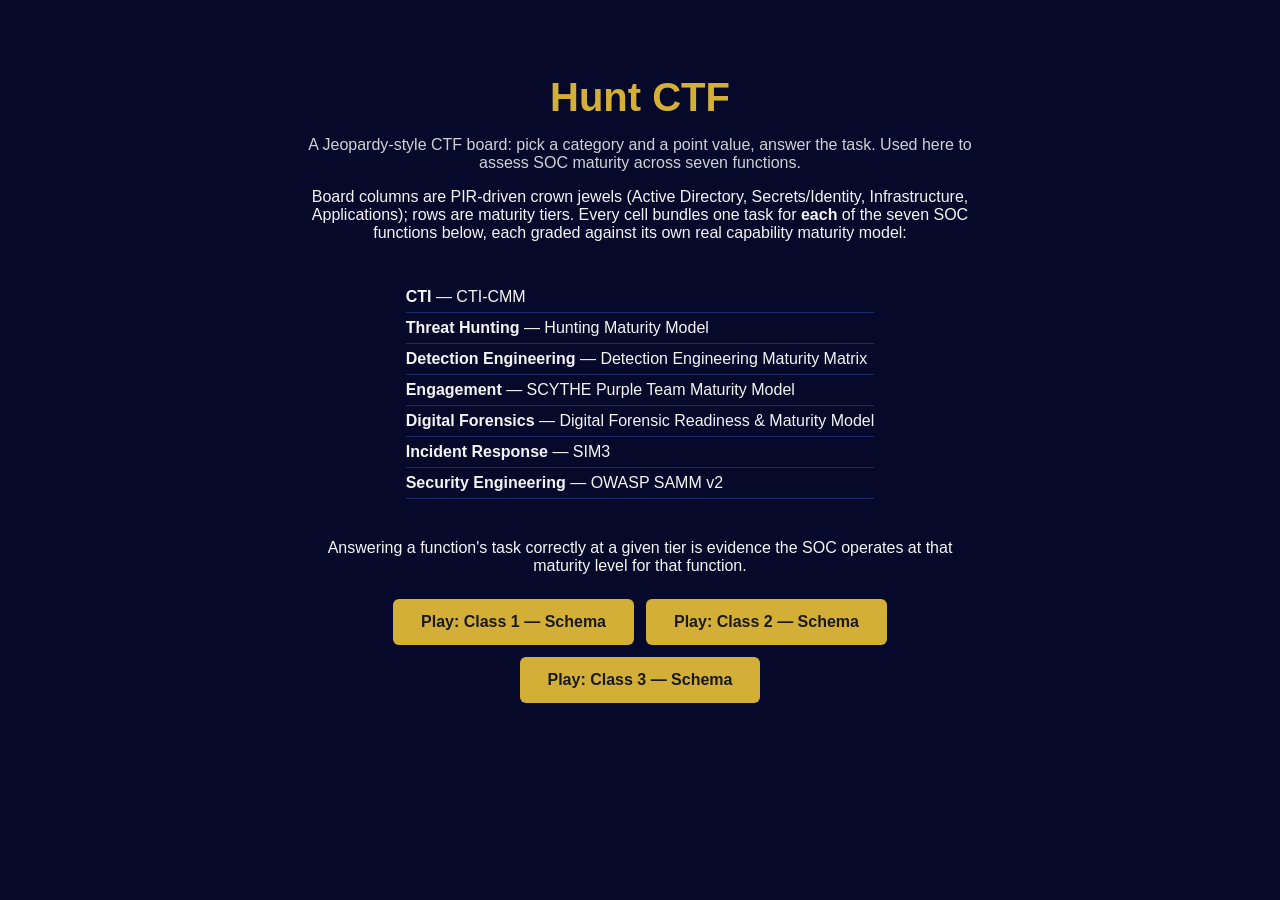
<file: docs/index.html>
<!DOCTYPE html>
<html lang="en">
<head>
<meta charset="UTF-8">
<meta name="viewport" content="width=device-width, initial-scale=1.0">
<title>Hunt CTF — SOC Maturity Assessment</title>
<link rel="stylesheet" href="assets/css/style.css">
</head>
<body>
  <main class="landing">
    <h1>Hunt CTF</h1>
    <p class="tagline">A Jeopardy-style CTF board: pick a category and a point value, answer the
       task. Used here to assess SOC maturity across seven functions.</p>

    <p>Board columns are PIR-driven crown jewels (Active Directory, Secrets/Identity,
       Infrastructure, Applications); rows are maturity tiers. Every cell bundles one task
       for <strong>each</strong> of the seven SOC functions below, each graded against its own
       real capability maturity model:</p>

    <ul class="function-list">
      <li><strong>CTI</strong> — CTI-CMM</li>
      <li><strong>Threat Hunting</strong> — Hunting Maturity Model</li>
      <li><strong>Detection Engineering</strong> — Detection Engineering Maturity Matrix</li>
      <li><strong>Engagement</strong> — SCYTHE Purple Team Maturity Model</li>
      <li><strong>Digital Forensics</strong> — Digital Forensic Readiness &amp; Maturity Model</li>
      <li><strong>Incident Response</strong> — SIM3</li>
      <li><strong>Security Engineering</strong> — OWASP SAMM v2</li>
    </ul>

    <p>Answering a function's task correctly at a given tier is evidence the SOC operates at
       that maturity level for that function.</p>

    <div class="play-buttons">
      <a class="play-button" href="board.html?campaign=class-1-schema">Play: Class 1 — Schema</a>
      <a class="play-button" href="board.html?campaign=class-2-schema">Play: Class 2 — Schema</a>
      <a class="play-button" href="board.html?campaign=class-3-schema">Play: Class 3 — Schema</a>
    </div>
  </main>
</body>
</html>
</file>
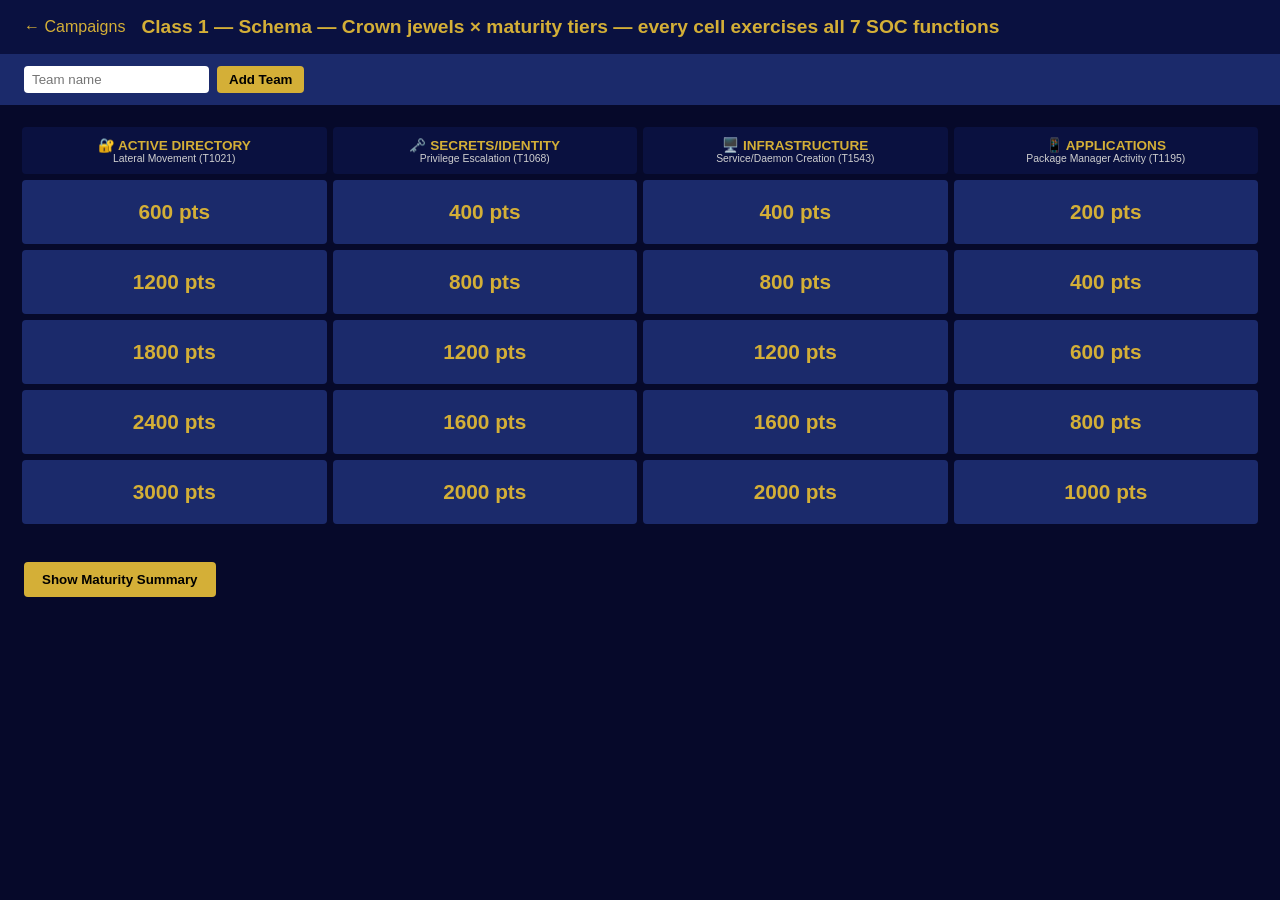
<file: docs/board.html>
<!DOCTYPE html>
<html lang="en">
<head>
<meta charset="UTF-8">
<meta name="viewport" content="width=device-width, initial-scale=1.0">
<title>Hunt CTF — Board</title>
<link rel="stylesheet" href="assets/css/style.css">
</head>
<body>
  <header class="topbar">
    <a href="index.html" class="back-link">&larr; Campaigns</a>
    <h1 id="campaign-title">Loading…</h1>
  </header>

  <section class="teams-panel" id="teams-panel">
    <div class="teams-controls">
      <input type="text" id="new-team-name" placeholder="Team name">
      <button id="add-team-btn">Add Team</button>
    </div>
    <div class="teams-scores" id="teams-scores"></div>
  </section>

  <main>
    <table class="board" id="board-table">
      <thead id="board-head"></thead>
      <tbody id="board-body"></tbody>
    </table>
  </main>

  <section class="summary-panel">
    <button id="show-summary-btn">Show Maturity Summary</button>
    <div id="summary-output"></div>
  </section>

  <div class="modal-backdrop" id="modal-backdrop">
    <div class="modal modal-wide">
      <div class="modal-category" id="modal-category"></div>
      <div class="modal-points" id="modal-points"></div>
      <div class="modal-tasks" id="modal-tasks"></div>
      <button class="modal-close" id="modal-close-btn">Close</button>
    </div>
  </div>

  <script src="assets/js/board.js"></script>
</body>
</html>
</file>
<file: docs/assets/css/style.css>
:root {
  --board-bg: #0a1140;
  --board-accent: #1b2a6b;
  --gold: #d4af37;
  --text: #f4f4f4;
  --correct: #1b7a3d;
  --incorrect: #8a1f1f;
  --used: #06092a;
}

* { box-sizing: border-box; }

body {
  margin: 0;
  font-family: "Segoe UI", Arial, sans-serif;
  background: var(--used);
  color: var(--text);
}

.landing {
  max-width: 720px;
  margin: 0 auto;
  padding: 48px 24px;
  text-align: center;
}

.landing h1 {
  color: var(--gold);
  font-size: 2.5rem;
  margin-bottom: 0;
}

.tagline { opacity: 0.85; }

.function-list {
  list-style: none;
  padding: 0;
  text-align: left;
  display: inline-block;
  margin: 24px 0;
}

.function-list li {
  padding: 6px 0;
  border-bottom: 1px solid var(--board-accent);
}

.play-buttons {
  display: flex;
  flex-wrap: wrap;
  justify-content: center;
  gap: 12px;
  margin-top: 24px;
}

.play-button {
  display: inline-block;
  padding: 14px 28px;
  background: var(--gold);
  color: #1a1a1a;
  font-weight: bold;
  text-decoration: none;
  border-radius: 6px;
}

.topbar {
  display: flex;
  align-items: center;
  gap: 16px;
  padding: 16px 24px;
  background: var(--board-bg);
}

.back-link { color: var(--gold); text-decoration: none; }

#campaign-title { margin: 0; color: var(--gold); font-size: 1.2rem; }

.teams-panel {
  padding: 12px 24px;
  background: var(--board-accent);
  display: flex;
  flex-wrap: wrap;
  gap: 16px;
  align-items: center;
}

.teams-controls { display: flex; gap: 8px; }

.teams-controls input {
  padding: 6px 8px;
  border-radius: 4px;
  border: none;
}

.teams-controls button {
  padding: 6px 12px;
  border-radius: 4px;
  border: none;
  background: var(--gold);
  cursor: pointer;
  font-weight: bold;
}

.teams-scores {
  display: flex;
  gap: 12px;
  flex-wrap: wrap;
}

.team-chip {
  background: var(--board-bg);
  padding: 6px 12px;
  border-radius: 4px;
  border: 1px solid var(--gold);
}

main {
  overflow-x: auto;
  padding: 16px;
}

table.board {
  width: 100%;
  border-collapse: separate;
  border-spacing: 6px;
  table-layout: fixed;
}

table.board th {
  background: var(--board-bg);
  color: var(--gold);
  padding: 10px 6px;
  font-size: 0.85rem;
  text-transform: uppercase;
  border-radius: 4px;
}

table.board th .model-name {
  display: block;
  font-size: 0.65rem;
  color: #cfcfcf;
  text-transform: none;
  font-weight: normal;
}

table.board td {
  padding: 0;
}

.cell-btn {
  width: 100%;
  height: 64px;
  background: var(--board-accent);
  color: var(--gold);
  border: none;
  border-radius: 4px;
  font-size: 1.3rem;
  font-weight: bold;
  cursor: pointer;
}

.cell-btn:hover { filter: brightness(1.2); }

.cell-btn.used {
  background: var(--used);
  color: #555;
  cursor: default;
}

.modal-backdrop {
  display: none;
  position: fixed;
  inset: 0;
  background: rgba(0,0,0,0.8);
  align-items: center;
  justify-content: center;
}

.modal-backdrop.open { display: flex; }

.modal {
  background: var(--board-bg);
  border: 2px solid var(--gold);
  border-radius: 8px;
  padding: 32px;
  max-width: 560px;
  width: 90%;
  text-align: center;
}

.modal-wide {
  max-width: 860px;
  max-height: 88vh;
  overflow-y: auto;
  text-align: left;
}

.modal-category { color: var(--gold); font-weight: bold; text-transform: uppercase; }
.modal-points { font-size: 1.3rem; margin: 8px 0 16px; }

.modal-tasks {
  display: flex;
  flex-direction: column;
  gap: 14px;
  margin-bottom: 20px;
}

.task-row {
  background: var(--board-accent);
  border-radius: 6px;
  padding: 14px 16px;
}

.task-row.graded { opacity: 0.7; }

.task-header {
  display: flex;
  justify-content: space-between;
  align-items: baseline;
  flex-wrap: wrap;
  gap: 8px;
  margin-bottom: 8px;
}

.task-function { color: var(--gold); font-weight: bold; }
.task-function .task-model { color: #cfcfcf; font-weight: normal; font-size: 0.75rem; }
.task-points { font-weight: bold; }
.task-status { font-size: 1.1rem; }

.task-clue { margin-bottom: 10px; }
.task-answer { color: var(--gold); margin: 8px 0; }
.task-level { font-size: 0.85rem; opacity: 0.85; margin-bottom: 8px; }

.task-grading:not([hidden]) {
  display: flex;
  align-items: center;
  gap: 8px;
  flex-wrap: wrap;
  margin-top: 8px;
}

.task-grading select {
  padding: 6px;
  border-radius: 4px;
  border: none;
}

.modal button, .task-row button {
  padding: 8px 14px;
  border-radius: 4px;
  border: none;
  cursor: pointer;
  font-weight: bold;
}

.task-reveal-btn { background: var(--gold); }
.task-correct-btn { background: var(--correct); color: white; }
.task-incorrect-btn { background: var(--incorrect); color: white; }
.modal-close { background: #444; color: white; margin-top: 6px; }

.summary-panel {
  padding: 16px 24px 48px;
}

#show-summary-btn {
  padding: 10px 18px;
  background: var(--gold);
  border: none;
  border-radius: 4px;
  cursor: pointer;
  font-weight: bold;
}

#summary-output {
  margin-top: 16px;
}

.summary-row {
  display: flex;
  justify-content: space-between;
  padding: 8px 12px;
  background: var(--board-accent);
  border-radius: 4px;
  margin-bottom: 6px;
}
</file>
